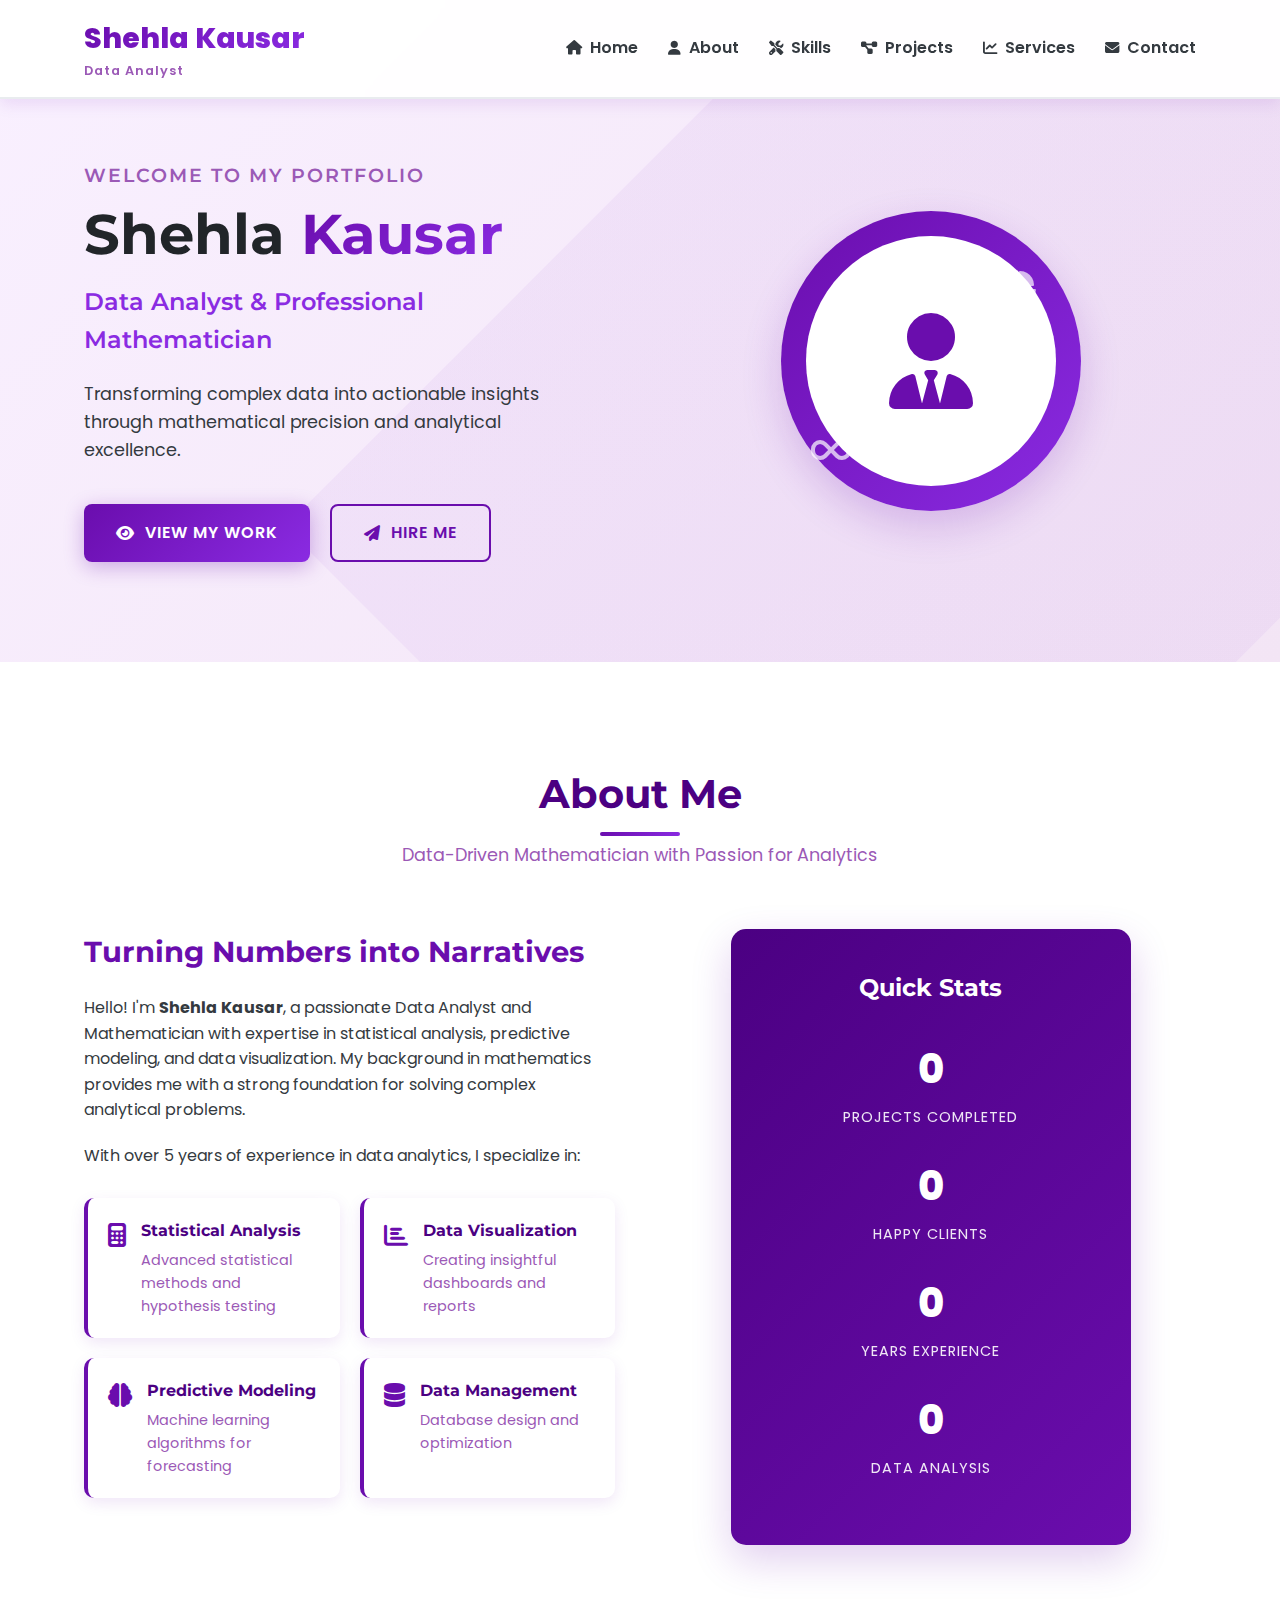
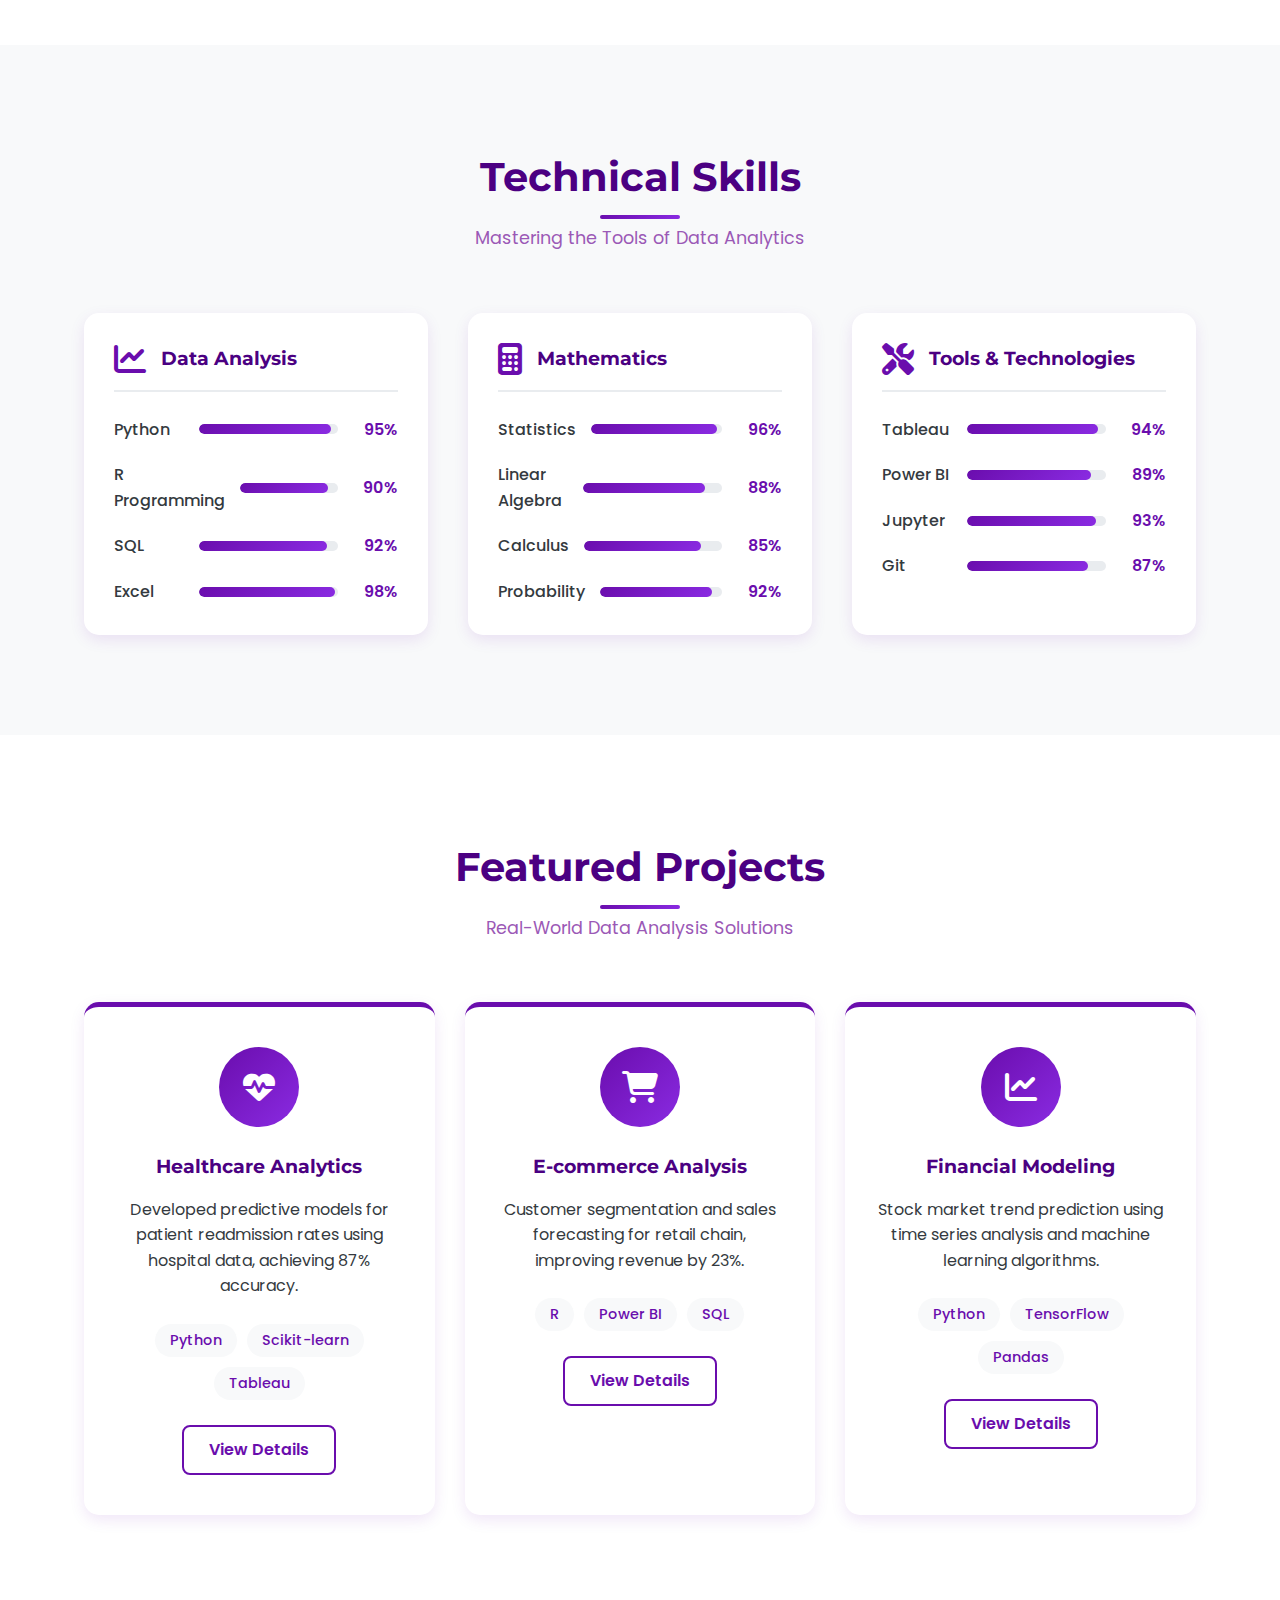
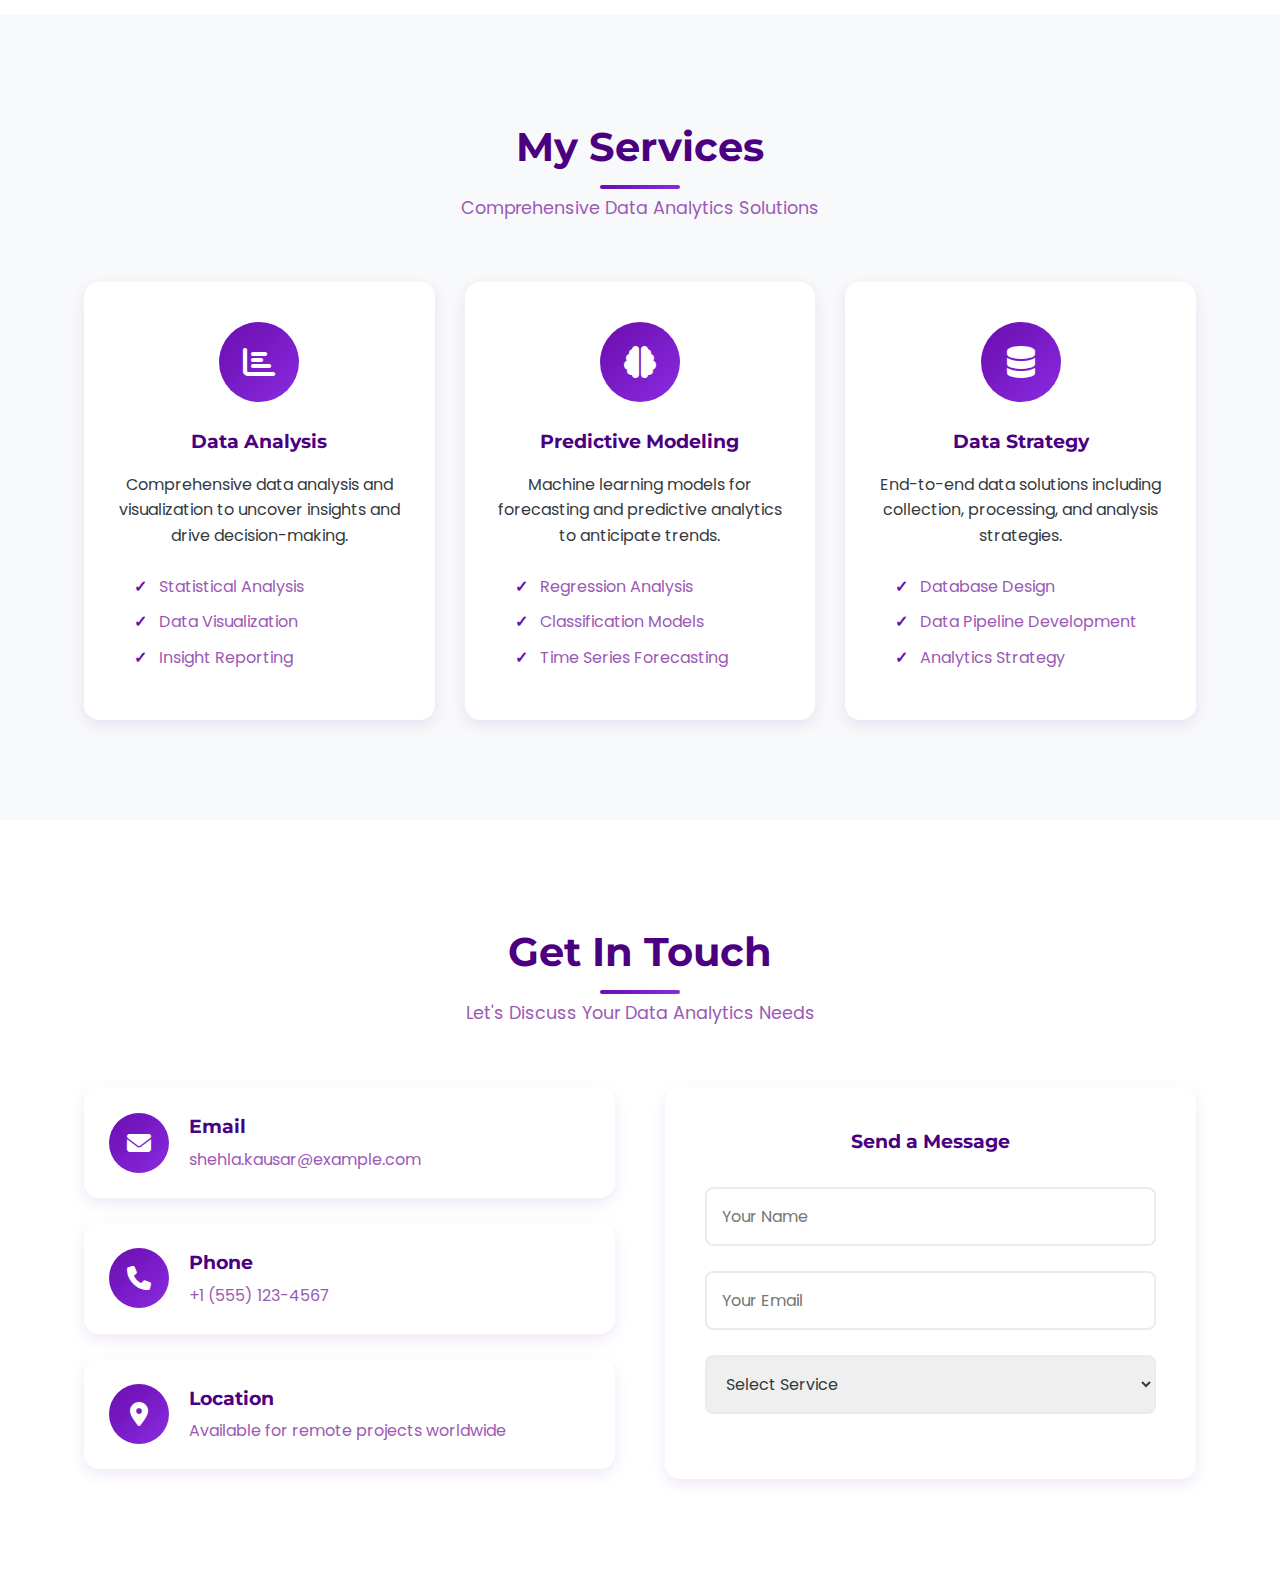
<file: index.html>
<!DOCTYPE html>
<html lang="en">
<head>
    <meta charset="UTF-8">
    <meta name="viewport" content="width=device-width, initial-scale=1.0">
    <title>Shehla Kausar | Data Analyst & Mathematician</title>
    <link rel="stylesheet" href="style.css">
    <link rel="stylesheet" href="https://cdnjs.cloudflare.com/ajax/libs/font-awesome/6.4.0/css/all.min.css">
    <link href="https://fonts.googleapis.com/css2?family=Montserrat:wght@400;500;600;700;800&family=Poppins:wght@300;400;500;600&display=swap" rel="stylesheet">
</head>
<body>
    <!-- Header -->
    <header>
        <div class="container">
            <nav class="navbar">
                <div class="logo">
                    <span class="logo-text">Shehla Kausar</span>
                    <span class="logo-tag">Data Analyst</span>
                </div>
                <div class="menu-toggle" id="menuToggle">
                    <i class="fas fa-bars"></i>
                </div>
                <ul class="nav-links" id="navLinks">
                    <li><a href="#home"><i class="fas fa-home"></i> Home</a></li>
                    <li><a href="#about"><i class="fas fa-user"></i> About</a></li>
                    <li><a href="#skills"><i class="fas fa-tools"></i> Skills</a></li>
                    <li><a href="#projects"><i class="fas fa-project-diagram"></i> Projects</a></li>
                    <li><a href="#services"><i class="fas fa-chart-line"></i> Services</a></li>
                    <li><a href="#contact"><i class="fas fa-envelope"></i> Contact</a></li>
                </ul>
            </nav>
        </div>
    </header>

    <!-- Hero Section -->
    <section id="home" class="hero">
        <div class="container">
            <div class="hero-content">
                <div class="hero-text">
                    <h4 class="hero-subtitle">Welcome to My Portfolio</h4>
                    <h1 class="hero-title">Shehla <span class="highlight">Kausar</span></h1>
                    <h2 class="hero-role">Data Analyst & Professional Mathematician</h2>
                    <p class="hero-description">Transforming complex data into actionable insights through mathematical precision and analytical excellence.</p>
                    <div class="cta-buttons">
                        <a href="#projects" class="btn btn-primary">
                            <i class="fas fa-eye"></i> View My Work
                        </a>
                        <a href="#contact" class="btn btn-secondary">
                            <i class="fas fa-paper-plane"></i> Hire Me
                        </a>
                    </div>
                </div>
                <div class="hero-image">
                    <div class="image-container">
                        <div class="math-symbols">
                            <i class="fas fa-sigma"></i>
                            <i class="fas fa-chart-pie"></i>
                            <i class="fas fa-infinity"></i>
                            <i class="fas fa-percentage"></i>
                        </div>
                        <div class="profile-placeholder">
                            <i class="fas fa-user-tie"></i>
                        </div>
                    </div>
                </div>
            </div>
        </div>
    </section>

    <!-- About Section -->
    <section id="about" class="section">
        <div class="container">
            <div class="section-header">
                <h2 class="section-title">About Me</h2>
                <p class="section-subtitle">Data-Driven Mathematician with Passion for Analytics</p>
            </div>
            <div class="about-content">
                <div class="about-text">
                    <h3>Turning Numbers into Narratives</h3>
                    <p>Hello! I'm <strong>Shehla Kausar</strong>, a passionate Data Analyst and Mathematician with expertise in statistical analysis, predictive modeling, and data visualization. My background in mathematics provides me with a strong foundation for solving complex analytical problems.</p>
                    
                    <p>With over 5 years of experience in data analytics, I specialize in:</p>
                    
                    <div class="expertise-list">
                        <div class="expertise-item">
                            <i class="fas fa-calculator"></i>
                            <div>
                                <h4>Statistical Analysis</h4>
                                <p>Advanced statistical methods and hypothesis testing</p>
                            </div>
                        </div>
                        <div class="expertise-item">
                            <i class="fas fa-chart-bar"></i>
                            <div>
                                <h4>Data Visualization</h4>
                                <p>Creating insightful dashboards and reports</p>
                            </div>
                        </div>
                        <div class="expertise-item">
                            <i class="fas fa-brain"></i>
                            <div>
                                <h4>Predictive Modeling</h4>
                                <p>Machine learning algorithms for forecasting</p>
                            </div>
                        </div>
                        <div class="expertise-item">
                            <i class="fas fa-database"></i>
                            <div>
                                <h4>Data Management</h4>
                                <p>Database design and optimization</p>
                            </div>
                        </div>
                    </div>
                </div>
                
                <div class="about-stats">
                    <div class="stats-card">
                        <h3>Quick Stats</h3>
                        <div class="stat-item">
                            <div class="stat-number" data-count="50">0</div>
                            <div class="stat-label">Projects Completed</div>
                        </div>
                        <div class="stat-item">
                            <div class="stat-number" data-count="25">0</div>
                            <div class="stat-label">Happy Clients</div>
                        </div>
                        <div class="stat-item">
                            <div class="stat-number" data-count="5">0</div>
                            <div class="stat-label">Years Experience</div>
                        </div>
                        <div class="stat-item">
                            <div class="stat-number" data-count="100">0</div>
                            <div class="stat-label">Data Analysis</div>
                        </div>
                    </div>
                </div>
            </div>
        </div>
    </section>

    <!-- Skills Section -->
    <section id="skills" class="section section-alt">
        <div class="container">
            <div class="section-header">
                <h2 class="section-title">Technical Skills</h2>
                <p class="section-subtitle">Mastering the Tools of Data Analytics</p>
            </div>
            
            <div class="skills-grid">
                <div class="skill-category">
                    <div class="skill-header">
                        <i class="fas fa-chart-line"></i>
                        <h3>Data Analysis</h3>
                    </div>
                    <div class="skill-list">
                        <div class="skill-item">
                            <span class="skill-name">Python</span>
                            <div class="skill-bar">
                                <div class="skill-level" style="width: 95%"></div>
                            </div>
                            <span class="skill-percent">95%</span>
                        </div>
                        <div class="skill-item">
                            <span class="skill-name">R Programming</span>
                            <div class="skill-bar">
                                <div class="skill-level" style="width: 90%"></div>
                            </div>
                            <span class="skill-percent">90%</span>
                        </div>
                        <div class="skill-item">
                            <span class="skill-name">SQL</span>
                            <div class="skill-bar">
                                <div class="skill-level" style="width: 92%"></div>
                            </div>
                            <span class="skill-percent">92%</span>
                        </div>
                        <div class="skill-item">
                            <span class="skill-name">Excel</span>
                            <div class="skill-bar">
                                <div class="skill-level" style="width: 98%"></div>
                            </div>
                            <span class="skill-percent">98%</span>
                        </div>
                    </div>
                </div>
                
                <div class="skill-category">
                    <div class="skill-header">
                        <i class="fas fa-calculator"></i>
                        <h3>Mathematics</h3>
                    </div>
                    <div class="skill-list">
                        <div class="skill-item">
                            <span class="skill-name">Statistics</span>
                            <div class="skill-bar">
                                <div class="skill-level" style="width: 96%"></div>
                            </div>
                            <span class="skill-percent">96%</span>
                        </div>
                        <div class="skill-item">
                            <span class="skill-name">Linear Algebra</span>
                            <div class="skill-bar">
                                <div class="skill-level" style="width: 88%"></div>
                            </div>
                            <span class="skill-percent">88%</span>
                        </div>
                        <div class="skill-item">
                            <span class="skill-name">Calculus</span>
                            <div class="skill-bar">
                                <div class="skill-level" style="width: 85%"></div>
                            </div>
                            <span class="skill-percent">85%</span>
                        </div>
                        <div class="skill-item">
                            <span class="skill-name">Probability</span>
                            <div class="skill-bar">
                                <div class="skill-level" style="width: 92%"></div>
                            </div>
                            <span class="skill-percent">92%</span>
                        </div>
                    </div>
                </div>
                
                <div class="skill-category">
                    <div class="skill-header">
                        <i class="fas fa-tools"></i>
                        <h3>Tools & Technologies</h3>
                    </div>
                    <div class="skill-list">
                        <div class="skill-item">
                            <span class="skill-name">Tableau</span>
                            <div class="skill-bar">
                                <div class="skill-level" style="width: 94%"></div>
                            </div>
                            <span class="skill-percent">94%</span>
                        </div>
                        <div class="skill-item">
                            <span class="skill-name">Power BI</span>
                            <div class="skill-bar">
                                <div class="skill-level" style="width: 89%"></div>
                            </div>
                            <span class="skill-percent">89%</span>
                        </div>
                        <div class="skill-item">
                            <span class="skill-name">Jupyter</span>
                            <div class="skill-bar">
                                <div class="skill-level" style="width: 93%"></div>
                            </div>
                            <span class="skill-percent">93%</span>
                        </div>
                        <div class="skill-item">
                            <span class="skill-name">Git</span>
                            <div class="skill-bar">
                                <div class="skill-level" style="width: 87%"></div>
                            </div>
                            <span class="skill-percent">87%</span>
                        </div>
                    </div>
                </div>
            </div>
        </div>
    </section>

    <!-- Projects Section -->
    <section id="projects" class="section">
        <div class="container">
            <div class="section-header">
                <h2 class="section-title">Featured Projects</h2>
                <p class="section-subtitle">Real-World Data Analysis Solutions</p>
            </div>
            
            <div class="projects-grid">
                <div class="project-card">
                    <div class="project-icon">
                        <i class="fas fa-heartbeat"></i>
                    </div>
                    <h3>Healthcare Analytics</h3>
                    <p>Developed predictive models for patient readmission rates using hospital data, achieving 87% accuracy.</p>
                    <div class="project-tech">
                        <span>Python</span>
                        <span>Scikit-learn</span>
                        <span>Tableau</span>
                    </div>
                    <a href="#" class="project-link">View Details</a>
                </div>
                
                <div class="project-card">
                    <div class="project-icon">
                        <i class="fas fa-shopping-cart"></i>
                    </div>
                    <h3>E-commerce Analysis</h3>
                    <p>Customer segmentation and sales forecasting for retail chain, improving revenue by 23%.</p>
                    <div class="project-tech">
                        <span>R</span>
                        <span>Power BI</span>
                        <span>SQL</span>
                    </div>
                    <a href="#" class="project-link">View Details</a>
                </div>
                
                <div class="project-card">
                    <div class="project-icon">
                        <i class="fas fa-chart-line"></i>
                    </div>
                    <h3>Financial Modeling</h3>
                    <p>Stock market trend prediction using time series analysis and machine learning algorithms.</p>
                    <div class="project-tech">
                        <span>Python</span>
                        <span>TensorFlow</span>
                        <span>Pandas</span>
                    </div>
                    <a href="#" class="project-link">View Details</a>
                </div>
            </div>
        </div>
    </section>

    <!-- Services Section -->
    <section id="services" class="section section-alt">
        <div class="container">
            <div class="section-header">
                <h2 class="section-title">My Services</h2>
                <p class="section-subtitle">Comprehensive Data Analytics Solutions</p>
            </div>
            
            <div class="services-grid">
                <div class="service-card">
                    <div class="service-icon">
                        <i class="fas fa-chart-bar"></i>
                    </div>
                    <h3>Data Analysis</h3>
                    <p>Comprehensive data analysis and visualization to uncover insights and drive decision-making.</p>
                    <ul class="service-features">
                        <li>Statistical Analysis</li>
                        <li>Data Visualization</li>
                        <li>Insight Reporting</li>
                    </ul>
                </div>
                
                <div class="service-card">
                    <div class="service-icon">
                        <i class="fas fa-brain"></i>
                    </div>
                    <h3>Predictive Modeling</h3>
                    <p>Machine learning models for forecasting and predictive analytics to anticipate trends.</p>
                    <ul class="service-features">
                        <li>Regression Analysis</li>
                        <li>Classification Models</li>
                        <li>Time Series Forecasting</li>
                    </ul>
                </div>
                
                <div class="service-card">
                    <div class="service-icon">
                        <i class="fas fa-database"></i>
                    </div>
                    <h3>Data Strategy</h3>
                    <p>End-to-end data solutions including collection, processing, and analysis strategies.</p>
                    <ul class="service-features">
                        <li>Database Design</li>
                        <li>Data Pipeline Development</li>
                        <li>Analytics Strategy</li>
                    </ul>
                </div>
            </div>
        </div>
    </section>

    <!-- Contact Section -->
    <section id="contact" class="section">
        <div class="container">
            <div class="section-header">
                <h2 class="section-title">Get In Touch</h2>
                <p class="section-subtitle">Let's Discuss Your Data Analytics Needs</p>
            </div>
            
            <div class="contact-content">
                <div class="contact-info">
                    <div class="contact-card">
                        <div class="contact-icon">
                            <i class="fas fa-envelope"></i>
                        </div>
                        <div class="contact-details">
                            <h3>Email</h3>
                            <p>shehla.kausar@example.com</p>
                        </div>
                    </div>
                    
                    <div class="contact-card">
                        <div class="contact-icon">
                            <i class="fas fa-phone"></i>
                        </div>
                        <div class="contact-details">
                            <h3>Phone</h3>
                            <p>+1 (555) 123-4567</p>
                        </div>
                    </div>
                    
                    <div class="contact-card">
                        <div class="contact-icon">
                            <i class="fas fa-map-marker-alt"></i>
                        </div>
                        <div class="contact-details">
                            <h3>Location</h3>
                            <p>Available for remote projects worldwide</p>
                        </div>
                    </div>
                </div>
                
                <div class="contact-form">
                    <form id="contactForm">
                        <h3>Send a Message</h3>
                        <div class="form-group">
                            <input type="text" placeholder="Your Name" required>
                        </div>
                        <div class="form-group">
                            <input type="email" placeholder="Your Email" required>
                        </div>
                        <div class="form-group">
                            <select required>
                                <option value="">Select Service</option>
                                <option value="analysis">Data Analysis</option>
</file>
<file: style.css>
/* style.css - Shehla Kausar Portfolio */

:root {
    /* Purple Color Palette */
    --primary-purple: #6A0DAD;
    --secondary-purple: #8A2BE2;
    --light-purple: #9B59B6;
    --dark-purple: #4B0082;
    --accent-pink: #E91E63;
    --accent-teal: #00CED1;
    
    /* Neutrals */
    --white: #FFFFFF;
    --light-gray: #F8F9FA;
    --medium-gray: #E9ECEF;
    --dark-gray: #343A40;
    --text-dark: #212529;
    --text-light: #F8F9FA;
    
    /* Gradients */
    --gradient-primary: linear-gradient(135deg, var(--primary-purple) 0%, var(--secondary-purple) 100%);
    --gradient-secondary: linear-gradient(135deg, var(--accent-pink) 0%, var(--light-purple) 100%);
    --gradient-dark: linear-gradient(135deg, var(--dark-purple) 0%, var(--primary-purple) 100%);
    
    /* Shadows */
    --shadow-light: 0 5px 15px rgba(106, 13, 173, 0.1);
    --shadow-medium: 0 10px 30px rgba(106, 13, 173, 0.15);
    --shadow-heavy: 0 15px 40px rgba(106, 13, 173, 0.2);
    
    /* Transitions */
    --transition-fast: all 0.3s ease;
    --transition-medium: all 0.5s ease;
    --transition-slow: all 0.8s ease;
}

/* Reset & Base Styles */
* {
    margin: 0;
    padding: 0;
    box-sizing: border-box;
}

html {
    scroll-behavior: smooth;
}

body {
    font-family: 'Poppins', sans-serif;
    background-color: var(--white);
    color: var(--text-dark);
    line-height: 1.6;
    overflow-x: hidden;
}

h1, h2, h3, h4, h5, h6 {
    font-family: 'Montserrat', sans-serif;
    font-weight: 700;
}

.container {
    width: 90%;
    max-width: 1200px;
    margin: 0 auto;
    padding: 0 20px;
}

/* Header & Navigation */
header {
    position: fixed;
    top: 0;
    width: 100%;
    background: rgba(255, 255, 255, 0.95);
    backdrop-filter: blur(10px);
    z-index: 1000;
    padding: 15px 0;
    border-bottom: 2px solid var(--medium-gray);
    box-shadow: var(--shadow-light);
    transition: var(--transition-fast);
}

.navbar {
    display: flex;
    justify-content: space-between;
    align-items: center;
}

.logo {
    display: flex;
    flex-direction: column;
}

.logo-text {
    font-size: 1.8rem;
    font-weight: 800;
    background: var(--gradient-primary);
    -webkit-background-clip: text;
    background-clip: text;
    color: transparent;
}

.logo-tag {
    font-size: 0.8rem;
    color: var(--light-purple);
    font-weight: 600;
    letter-spacing: 1px;
}

.nav-links {
    display: flex;
    list-style: none;
}

.nav-links li {
    margin-left: 30px;
}

.nav-links a {
    color: var(--dark-gray);
    text-decoration: none;
    font-weight: 600;
    font-size: 1rem;
    display: flex;
    align-items: center;
    gap: 8px;
    transition: var(--transition-fast);
    padding: 8px 0;
    position: relative;
}

.nav-links a i {
    font-size: 0.9rem;
}

.nav-links a:hover {
    color: var(--primary-purple);
}

.nav-links a::after {
    content: '';
    position: absolute;
    bottom: 0;
    left: 0;
    width: 0;
    height: 3px;
    background: var(--gradient-primary);
    transition: var(--transition-fast);
}

.nav-links a:hover::after {
    width: 100%;
}

.menu-toggle {
    display: none;
    font-size: 1.5rem;
    cursor: pointer;
    color: var(--primary-purple);
}

/* Hero Section */
.hero {
    padding: 160px 0 100px;
    background: linear-gradient(135deg, #F9F0FF 0%, #F3E5F5 100%);
    position: relative;
    overflow: hidden;
}

.hero::before {
    content: '';
    position: absolute;
    top: -50%;
    right: -10%;
    width: 60%;
    height: 200%;
    background: var(--gradient-primary);
    opacity: 0.05;
    transform: rotate(45deg);
    z-index: 0;
}

.hero-content {
    display: flex;
    align-items: center;
    justify-content: space-between;
    gap: 50px;
    position: relative;
    z-index: 1;
}

.hero-text {
    flex: 1;
    max-width: 600px;
}

.hero-subtitle {
    color: var(--light-purple);
    font-size: 1.2rem;
    font-weight: 600;
    margin-bottom: 10px;
    text-transform: uppercase;
    letter-spacing: 2px;
}

.hero-title {
    font-size: 3.5rem;
    margin-bottom: 15px;
    line-height: 1.2;
}

.hero-title .highlight {
    background: var(--gradient-primary);
    -webkit-background-clip: text;
    background-clip: text;
    color: transparent;
}

.hero-role {
    font-size: 1.5rem;
    color: var(--secondary-purple);
    margin-bottom: 20px;
    font-weight: 600;
}

.hero-description {
    font-size: 1.1rem;
    color: var(--dark-gray);
    margin-bottom: 40px;
    max-width: 500px;
}

.cta-buttons {
    display: flex;
    gap: 20px;
    flex-wrap: wrap;
}

.hero-image {
    flex: 1;
    display: flex;
    justify-content: center;
    align-items: center;
}

.image-container {
    position: relative;
    width: 300px;
    height: 300px;
    border-radius: 50%;
    background: var(--gradient-primary);
    display: flex;
    align-items: center;
    justify-content: center;
    box-shadow: var(--shadow-heavy);
}

.profile-placeholder {
    width: 250px;
    height: 250px;
    border-radius: 50%;
    background: var(--white);
    display: flex;
    align-items: center;
    justify-content: center;
    font-size: 6rem;
    color: var(--primary-purple);
}

.math-symbols {
    position: absolute;
    top: 0;
    left: 0;
    width: 100%;
    height: 100%;
    animation: rotate 20s linear infinite;
}

.math-symbols i {
    position: absolute;
    font-size: 2rem;
    color: var(--white);
    opacity: 0.7;
}

.math-symbols i:nth-child(1) { top: 10%; left: 20%; }
.math-symbols i:nth-child(2) { top: 20%; right: 15%; }
.math-symbols i:nth-child(3) { bottom: 15%; left: 10%; }
.math-symbols i:nth-child(4) { bottom: 25%; right: 20%; }

@keyframes rotate {
    0% { transform: rotate(0deg); }
    100% { transform: rotate(360deg); }
}

/* Buttons */
.btn {
    display: inline-flex;
    align-items: center;
    justify-content: center;
    padding: 14px 32px;
    border-radius: 8px;
    font-weight: 600;
    text-decoration: none;
    transition: var(--transition-fast);
    border: none;
    cursor: pointer;
    font-size: 1rem;
    gap: 10px;
    text-transform: uppercase;
    letter-spacing: 1px;
}

.btn-primary {
    background: var(--gradient-primary);
    color: var(--white);
    box-shadow: 0 5px 20px rgba(106, 13, 173, 0.3);
}

.btn-primary:hover {
    transform: translateY(-3px);
    box-shadow: 0 10px 30px rgba(106, 13, 173, 0.4);
}

.btn-secondary {
    background: transparent;
    color: var(--primary-purple);
    border: 2px solid var(--primary-purple);
}

.btn-secondary:hover {
    background: var(--primary-purple);
    color: var(--white);
    transform: translateY(-3px);
    box-shadow: 0 10px 30px rgba(106, 13, 173, 0.3);
}

/* Sections */
.section {
    padding: 100px 0;
}

.section-alt {
    background: var(--light-gray);
}

.section-header {
    text-align: center;
    margin-bottom: 60px;
}

.section-title {
    font-size: 2.5rem;
    margin-bottom: 15px;
    color: var(--dark-purple);
    position: relative;
    display: inline-block;
}

.section-title::after {
    content: '';
    position: absolute;
    bottom: -10px;
    left: 50%;
    transform: translateX(-50%);
    width: 80px;
    height: 4px;
    background: var(--gradient-primary);
    border-radius: 2px;
}

.section-subtitle {
    color: var(--light-purple);
    font-size: 1.1rem;
    max-width: 600px;
    margin: 0 auto;
}

/* About Section */
.about-content {
    display: grid;
    grid-template-columns: repeat(auto-fit, minmax(300px, 1fr));
    gap: 50px;
    align-items: start;
}

.about-text h3 {
    color: var(--primary-purple);
    margin-bottom: 20px;
    font-size: 1.8rem;
}

.about-text p {
    margin-bottom: 20px;
    color: var(--dark-gray);
}

.expertise-list {
    display: grid;
    grid-template-columns: repeat(auto-fit, minmax(250px, 1fr));
    gap: 20px;
    margin-top: 30px;
}

.expertise-item {
    display: flex;
    align-items: flex-start;
    gap: 15px;
    padding: 20px;
    background: var(--white);
    border-radius: 10px;
    box-shadow: var(--shadow-light);
    transition: var(--transition-fast);
    border-left: 4px solid var(--primary-purple);
}

.expertise-item:hover {
    transform: translateY(-5px);
    box-shadow: var(--shadow-medium);
}

.expertise-item i {
    font-size: 1.5rem;
    color: var(--primary-purple);
    margin-top: 5px;
}

.expertise-item h4 {
    margin-bottom: 5px;
    color: var(--dark-purple);
}

.expertise-item p {
    color: var(--light-purple);
    font-size: 0.9rem;
    margin: 0;
}

.about-stats {
    display: flex;
    justify-content: center;
}

.stats-card {
    background: var(--gradient-dark);
    color: var(--white);
    padding: 40px;
    border-radius: 15px;
    box-shadow: var(--shadow-heavy);
    width: 100%;
    max-width: 400px;
}

.stats-card h3 {
    text-align: center;
    margin-bottom: 30px;
    font-size: 1.5rem;
}

.stat-item {
    text-align: center;
    margin-bottom: 25px;
}

.stat-number {
    font-size: 2.5rem;
    font-weight: 800;
    margin-bottom: 5px;
}

.stat-label {
    font-size: 0.9rem;
    opacity: 0.9;
    text-transform: uppercase;
    letter-spacing: 1px;
}

/* Skills Section */
.skills-grid {
    display: grid;
    grid-template-columns: repeat(auto-fit, minmax(300px, 1fr));
    gap: 40px;
}

.skill-category {
    background: var(--white);
    padding: 30px;
    border-radius: 15px;
    box-shadow: var(--shadow-light);
    transition: var(--transition-fast);
}

.skill-category:hover {
    transform: translateY(-10px);
    box-shadow: var(--shadow-medium);
}

.skill-header {
    display: flex;
    align-items: center;
    gap: 15px;
    margin-bottom: 25px;
    padding-bottom: 15px;
    border-bottom: 2px solid var(--medium-gray);
}

.skill-header i {
    font-size: 2rem;
    color: var(--primary-purple);
}

.skill-header h3 {
    color: var(--dark-purple);
    margin: 0;
}

.skill-list {
    display: flex;
    flex-direction: column;
    gap: 20px;
}

.skill-item {
    display: flex;
    align-items: center;
    gap: 15px;
}

.skill-name {
    flex: 1;
    color: var(--dark-gray);
    font-weight: 500;
}

.skill-bar {
    flex: 2;
    height: 10px;
    background: var(--medium-gray);
    border-radius: 5px;
    overflow: hidden;
}

.skill-level {
    height: 100%;
    background: var(--gradient-primary);
    border-radius: 5px;
    transition: width 1.5s ease;
}

.skill-percent {
    width: 45px;
    text-align: right;
    color: var(--primary-purple);
    font-weight: 600;
}

/* Projects Section */
.projects-grid {
    display: grid;
    grid-template-columns: repeat(auto-fit, minmax(300px, 1fr));
    gap: 30px;
}

.project-card {
    background: var(--white);
    padding: 40px 30px;
    border-radius: 15px;
    text-align: center;
    box-shadow: var(--shadow-light);
    transition: var(--transition-fast);
    border-top: 5px solid var(--primary-purple);
}

.project-card:hover {
    transform: translateY(-10px);
    box-shadow: var(--shadow-medium);
}

.project-icon {
    width: 80px;
    height: 80px;
    background: var(--gradient-primary);
    border-radius: 50%;
    display: flex;
    align-items: center;
    justify-content: center;
    margin: 0 auto 25px;
    color: var(--white);
    font-size: 2rem;
}

.project-card h3 {
    margin-bottom: 15px;
    color: var(--dark-purple);
}

.project-card p {
    color: var(--dark-gray);
    margin-bottom: 25px;
}

.project-tech {
    display: flex;
    justify-content: center;
    gap: 10px;
    margin-bottom: 25px;
    flex-wrap: wrap;
}

.project-tech span {
    background: var(--light-gray);
    color: var(--primary-purple);
    padding: 5px 15px;
    border-radius: 20px;
    font-size: 0.9rem;
    font-weight: 500;
}

.project-link {
    display: inline-block;
    color: var(--primary-purple);
    text-decoration: none;
    font-weight: 600;
    padding: 10px 25px;
    border: 2px solid var(--primary-purple);
    border-radius: 8px;
    transition: var(--transition-fast);
}

.project-link:hover {
    background: var(--primary-purple);
    color: var(--white);
}

/* Services Section */
.services-grid {
    display: grid;
    grid-template-columns: repeat(auto-fit, minmax(300px, 1fr));
    gap: 30px;
}

.service-card {
    background: var(--white);
    padding: 40px 30px;
    border-radius: 15px;
    text-align: center;
    box-shadow: var(--shadow-light);
    transition: var(--transition-fast);
}

.service-card:hover {
    transform: translateY(-10px);
    box-shadow: var(--shadow-medium);
}

.service-icon {
    width: 80px;
    height: 80px;
    background: var(--gradient-primary);
    border-radius: 50%;
    display: flex;
    align-items: center;
    justify-content: center;
    margin: 0 auto 25px;
    color: var(--white);
    font-size: 2rem;
}

.service-card h3 {
    margin-bottom: 15px;
    color: var(--dark-purple);
}

.service-card p {
    color: var(--dark-gray);
    margin-bottom: 25px;
}

.service-features {
    list-style: none;
    text-align: left;
    padding-left: 20px;
}

.service-features li {
    margin-bottom: 10px;
    color: var(--light-purple);
    position: relative;
    padding-left: 25px;
}

.service-features li:before {
    content: '✓';
    position: absolute;
    left: 0;
    color: var(--primary-purple);
    font-weight: bold;
}

/* Contact Section */
.contact-content {
    display: grid;
    grid-template-columns: repeat(auto-fit, minmax(300px, 1fr));
    gap: 50px;
}

.contact-info {
    display: flex;
    flex-direction: column;
    gap: 25px;
}

.contact-card {
    display: flex;
    align-items: center;
    gap: 20px;
    padding: 25px;
    background: var(--white);
    border-radius: 15px;
    box-shadow: var(--shadow-light);
    transition: var(--transition-fast);
}

.contact-card:hover {
    transform: translateX(10px);
    box-shadow: var(--shadow-medium);
}

.contact-icon {
    width: 60px;
    height: 60px;
    background: var(--gradient-primary);
    border-radius: 50%;
    display: flex;
    align-items: center;
    justify-content: center;
    color: var(--white);
    font-size: 1.5rem;
    flex-shrink: 0;
}

.contact-details h3 {
    margin-bottom: 5px;
    color: var(--dark-purple);
}

.contact-details p {
    color: var(--light-purple);
}

.contact-form {
    background: var(--white);
    padding: 40px;
    border-radius: 15px;
    box-shadow: var(--shadow-light);
}

.contact-form h3 {
    margin-bottom: 30px;
    color: var(--dark-purple);
    text-align: center;
}

.form-group {
    margin-bottom: 25px;
}

.form-group input,
.form-group select,
.form-group textarea {
    width: 100%;
    padding: 15px;
    border: 2px solid var(--medium-gray);
    border-radius: 8px;
    font-family: 'Poppins', sans-serif;
    font-size: 1rem;
    color: var(--dark-gray);
    transition: var(--transition-fast);
}

.form-group input:focus,
.form-group select:focus,
.form-group textarea:focus {
    outline: none;
    border-color: var(--primary-purple);
    box-shadow: 0 0 0 3px rgba(106, 13, 173, 0.1);
}

.contact-form button {
    width: 100%;
}

/* Footer */
footer {
    background: var(--dark-purple);
    color: var(--white);
    padding: 70px 0 30px;
}

.footer-content {
    display: grid;
    grid-template-columns: repeat(auto-fit, minmax(250px, 1fr));
    gap: 40px;
    margin-bottom: 50px;
}

.footer-logo h3 {
    font-size: 1.8rem;
    margin-bottom: 10px;
    color: var(--white);
}

.footer-logo p {
    color: rgba(255, 255, 255, 0.7);
}

.footer-links h4,
.footer-social h4 {
    color: var(--white);
    margin-bottom: 20px;
    font-size: 1.2rem;
}

.footer-links ul {
    list-style: none;
}

.footer-links li {
    margin-bottom: 10px;
}

.footer-links a {
    color: rgba(255, 255, 255, 0.7);
    text-decoration: none;
    transition: var(--transition-fast);
}

.footer-links a:hover {
    color: var(--white);
    padding-left: 5px;
}

.social-icons {
    display: flex;
    gap: 15px;
}

.social-icons a {
    width: 45px;
    height: 45px;
    background: rgba(255, 255, 255, 0.1);
    border-radius: 50%;
    display: flex;
    align-items: center;
    justify-content: center;
    color: var(--white);
    font-size: 1.2rem;
    text-decoration: none;
    transition: var(--transition-fast);
}

.social-icons a:hover {
    background: var(--primary-purple);
    transform: translateY(-5px);
}

.footer-bottom {
    text-align: center;
    padding-top: 30px;
    border-top: 1px solid rgba(255, 255, 255, 0.1);
    color: rgba(255, 255, 255, 0.5);
    font-size: 0.9rem;
}

.footer-bottom p:first-child {
    margin-bottom: 10px;
}

/* Responsive Design */
@media (max-width: 992px) {
    .hero-title {
        font-size: 2.8rem;
    }
    
    .hero-content {
        flex-direction: column;
        text-align: center;
    }
    
    .hero-description {
        margin-left: auto;
        margin-right: auto;
    }
    
    .cta-buttons {
        justify-content: center;
    }
    
    .image-container {
        margin-top: 50px;
    }
}

@media (max-width: 768px) {
    .menu-toggle {
        display: block;
    }
    
    .nav-links {
        position: fixed;
        top: 80px;
        left: 0;
        background: var(--white);
        width: 100%;
        flex-direction: column;
        align-items: center;
        padding: 30px 0;
        transform: translateY(-100%);
        opacity: 0;
        transition: var(--transition-medium);
        box-shadow: var(--shadow-medium);
        z-index: 999;
    }
    
    .nav-links.active {
        transform: translateY(0);
        opacity: 1;
    }
    
    .nav-links li {
        margin: 15px 0;
    }
    
    .hero {
        padding: 140px 0 80px;
    }
    
    .section-title {
        font-size: 2rem;
    }
}

@media (max-width: 480px) {
    .hero-title {
        font-size: 2.2rem;
    }
    
    .hero-role {
        font-size: 1.2rem;
    }
    
    .btn {
        padding: 12px 25px;
        font-size: 0.9rem;
        width: 100%;
        max-width: 300px;
    }
    
    .cta-buttons {
        flex-direction: column;
        align-items: center;
    }
    
    .image-container {
        width: 250px;
        height: 250px;
    }
    
    .profile-placeholder {
        width: 200px;
        height: 200px;
        font-size: 4rem;
    }
}
</file>
